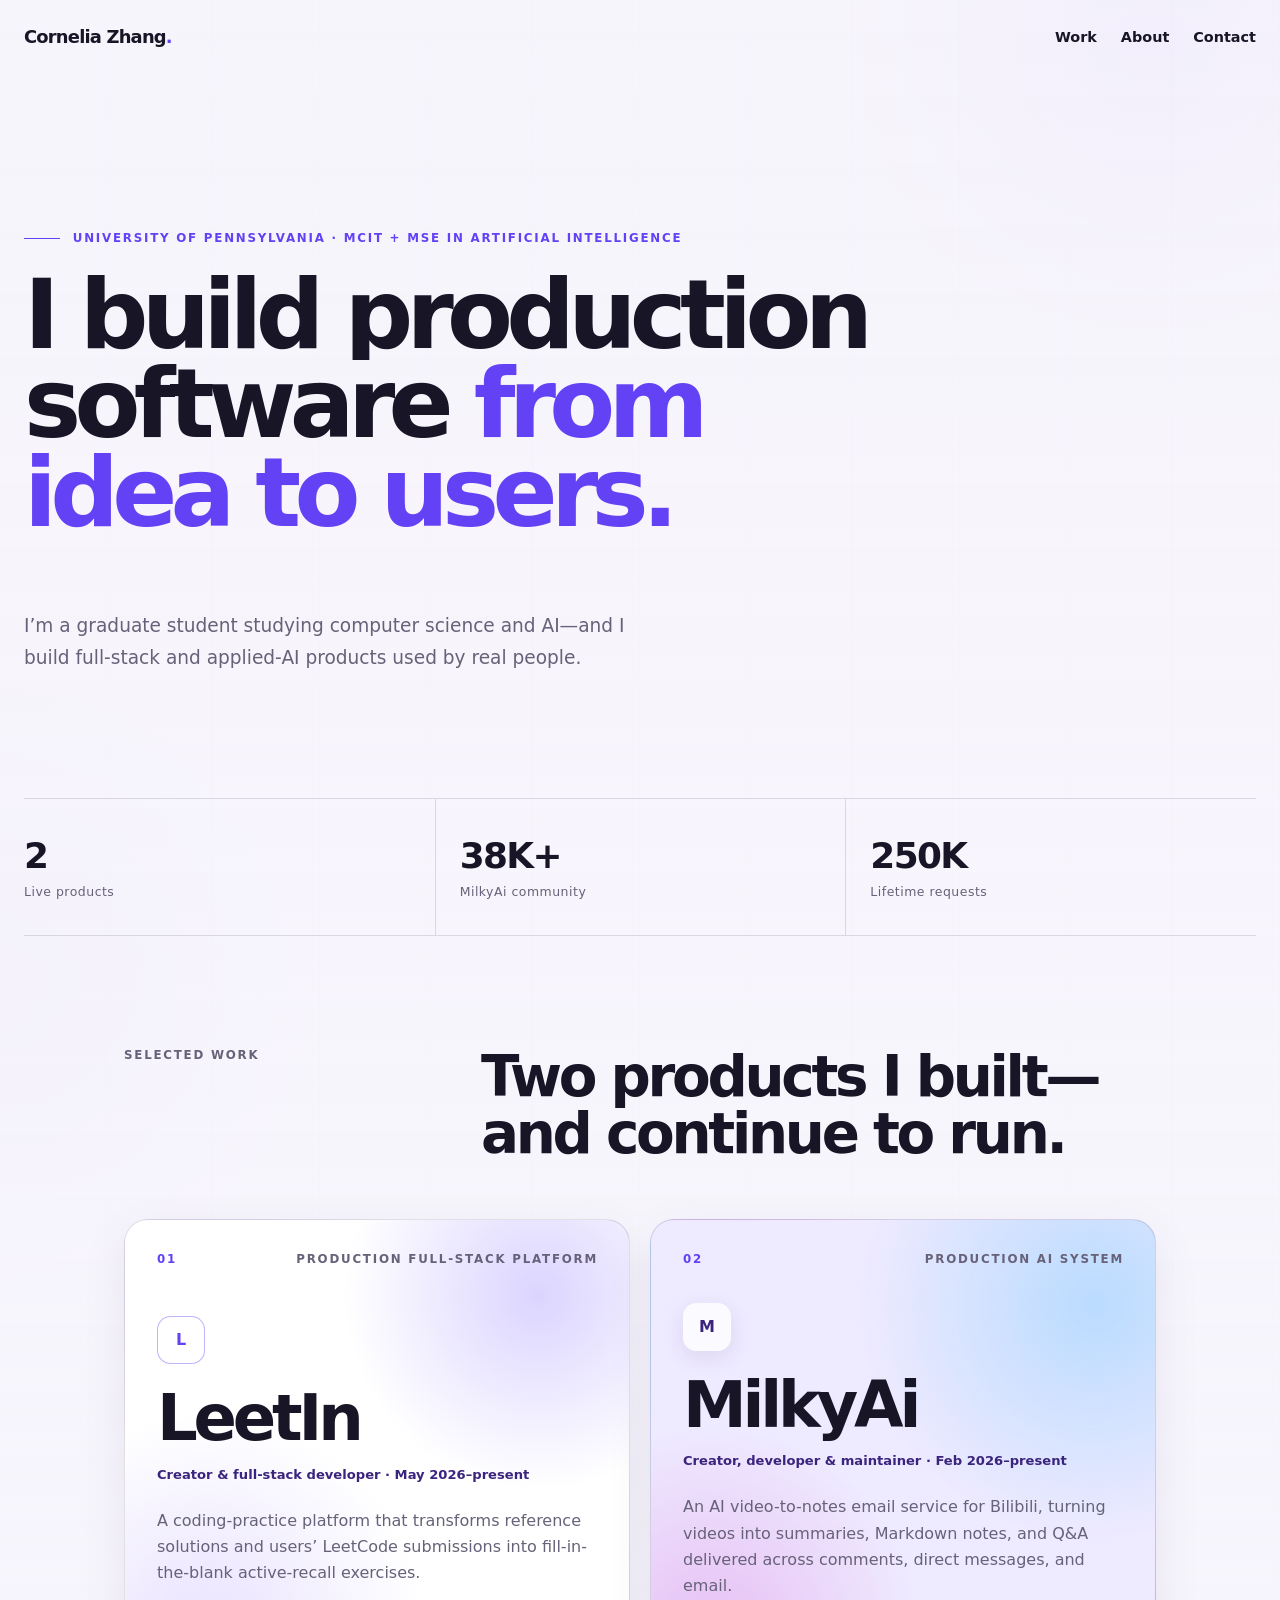
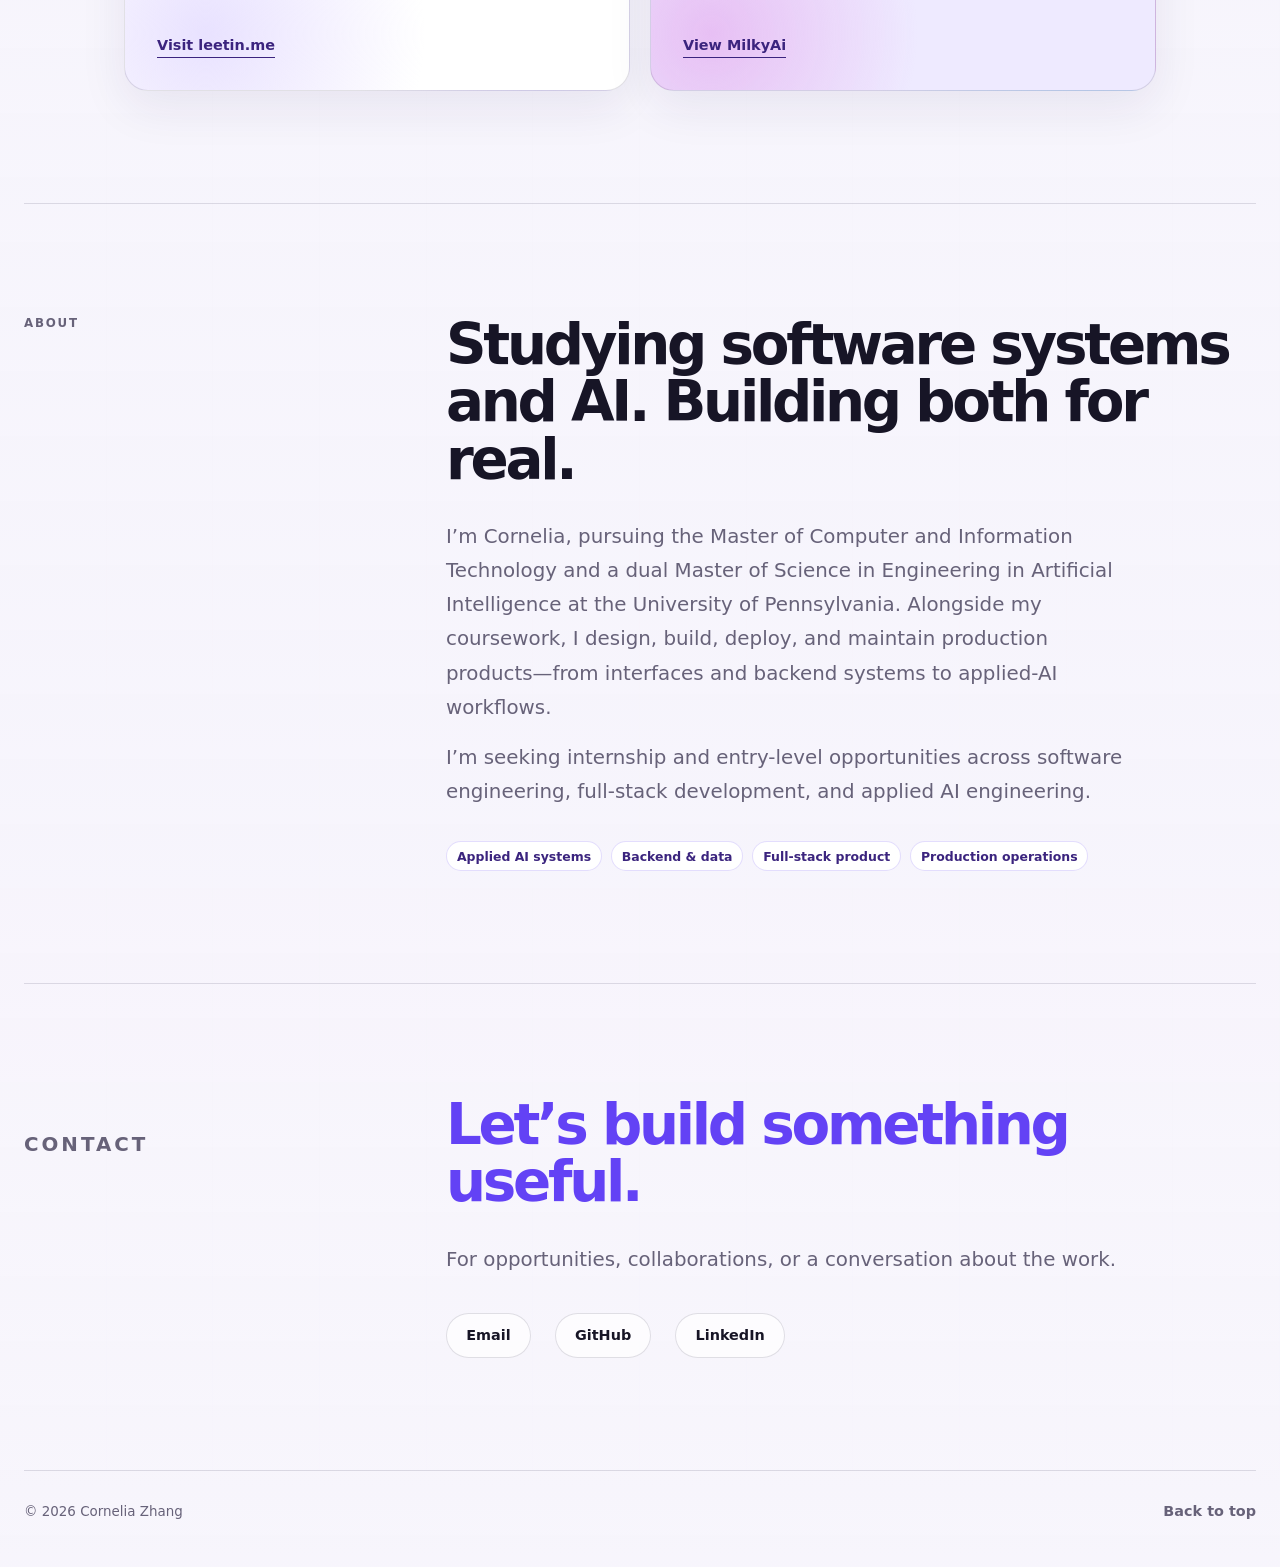
<file: index.html>
<!doctype html>
<html lang="en">
  <head>
    <meta charset="UTF-8" />
    <meta name="viewport" content="width=device-width, initial-scale=1" />
    <meta name="description" content="Cornelia Zhang is a University of Pennsylvania graduate student building production full-stack and applied-AI products." />
    <meta name="theme-color" content="#f7f5fc" />
    <link rel="icon" type="image/svg+xml" href="data:image/svg+xml,%3Csvg xmlns='http://www.w3.org/2000/svg' viewBox='0 0 64 64'%3E%3Crect width='64' height='64' rx='17' fill='%236342f5'/%3E%3Cpath d='M42 20c-2.6-3-6.1-4.5-10.3-4.5C22.5 15.5 16 22.2 16 32s6.5 16.5 15.7 16.5c4.2 0 7.7-1.5 10.3-4.5' fill='none' stroke='white' stroke-width='5' stroke-linecap='round'/%3E%3Ccircle cx='44' cy='32' r='3.5' fill='%23d7cfff'/%3E%3C/svg%3E" />
    <link rel="stylesheet" href="./styles.css" />
    <title>Cornelia Zhang — Software Engineering &amp; AI</title>
  </head>
  <body>
    <div class="ambient ambient-one" aria-hidden="true"></div>
    <div class="ambient ambient-two" aria-hidden="true"></div>

    <header class="site-header">
      <p class="wordmark">Cornelia Zhang<span aria-hidden="true">.</span></p>
      <nav aria-label="Primary navigation">
        <a href="#work">Work</a>
        <a href="#about">About</a>
        <a href="#contact">Contact</a>
      </nav>
    </header>

    <main id="top">
      <section class="hero" aria-labelledby="hero-title">
        <p class="kicker">University of Pennsylvania · MCIT + MSE in Artificial Intelligence</p>
        <h1 id="hero-title">
          <span class="hero-line"><span>I build production</span></span>
          <span class="hero-line"><span>software <span class="hero-accent">from</span></span></span>
          <span class="hero-line"><span class="hero-accent">idea to users.</span></span>
        </h1>
        <div class="hero-footer">
          <p>I’m a graduate student studying computer science and AI—and I build full-stack and applied-AI products used by real people.</p>
        </div>
      </section>

      <section class="impact" aria-label="Selected impact">
        <div><strong>2</strong><span>Live products</span></div>
        <div><strong>38K+</strong><span>MilkyAi community</span></div>
        <div><strong>250K</strong><span>Lifetime requests</span></div>
      </section>

      <section class="work" id="work" aria-labelledby="work-title">
        <div class="section-heading">
          <p class="section-label">Selected work</p>
          <h2 id="work-title">Two products I built—and continue to run.</h2>
        </div>

        <div class="project-list">
          <article class="project-card project-leetin" tabindex="0">
            <div class="project-intro">
              <div class="project-topline"><span class="project-number">01</span><span>Production full-stack platform</span></div>
              <div>
                <div class="product-mark leetin-mark" aria-hidden="true">L</div>
                <h3>LeetIn</h3>
                <p class="project-role">Creator &amp; full-stack developer · May 2026–present</p>
                <p class="project-summary">A coding-practice platform that transforms reference solutions and users’ LeetCode submissions into fill-in-the-blank active-recall exercises.</p>
              </div>
              <a class="project-action" href="https://leetin.me/" target="_blank" rel="noopener noreferrer">Visit leetin.me</a>
            </div>

            <div class="project-detail">
              <dl class="metrics">
                <div><dt>3</dt><dd>programming languages</dd></div>
                <div><dt>3</dt><dd>difficulty levels</dd></div>
                <div><dt>Full-stack</dt><dd>product ownership</dd></div>
                <div><dt>Production</dt><dd>automated deployment</dd></div>
              </dl>
              <ul class="highlights">
                <li>Built custom transformation algorithms for Python, Java, and C++, plus a context-aware LLM explanation workflow with quotas and cost controls.</li>
                <li>Designed PostgreSQL and Prisma persistence for identity, secure sessions, practice progress, AI usage, and concurrency-safe shared caching.</li>
                <li>Developed responsive React interfaces, bilingual i18n, automated tests, health checks, migrations, and Railway release workflows.</li>
              </ul>
              <ul class="stack" aria-label="LeetIn technology stack">
                <li>TypeScript</li><li>React</li><li>Next.js</li><li>Node.js</li><li>PostgreSQL</li><li>Prisma</li><li>Tailwind CSS</li>
              </ul>
            </div>
          </article>

          <article class="project-card project-milky" tabindex="0">
            <div class="project-intro">
              <div class="project-topline"><span class="project-number">02</span><span>Production AI system</span></div>
              <div>
                <div class="product-mark milky-mark" aria-hidden="true">M</div>
                <h3>MilkyAi</h3>
                <p class="project-role">Creator, developer &amp; maintainer · Feb 2026–present</p>
                <p class="project-summary">An AI video-to-notes email service for Bilibili, turning videos into summaries, Markdown notes, and Q&amp;A delivered across comments, direct messages, and email.</p>
              </div>
              <a class="project-action" href="./milky/">View MilkyAi</a>
            </div>

            <div class="project-detail">
              <dl class="metrics">
                <div><dt>38K+</dt><dd>followers &amp; users</dd></div>
                <div><dt>~300</dt><dd>daily active users</dd></div>
                <div><dt>250K</dt><dd>lifetime requests</dd></div>
                <div><dt>Break-even</dt><dd>operating status</dd></div>
              </dl>
              <ul class="highlights">
                <li>Designed resilient video pipelines across STT services, multiple LLM providers, PostgreSQL, and AWS SES, with provider failover, retries, and recovery.</li>
                <li>Built a multi-turn RAG support system with semantic retrieval, persistent context, tool orchestration, guardrails, and a 41-scenario evaluation harness.</li>
                <li>Engineered an asynchronous Python worker pool, artifact reuse, structured logging, and request tracing for concurrent, cost-aware production operation.</li>
              </ul>
              <ul class="stack" aria-label="MilkyAi technology stack">
                <li>Python</li><li>PostgreSQL</li><li>RAG</li><li>LLMs</li><li>AWS</li><li>Docker</li>
              </ul>
            </div>
          </article>
        </div>
      </section>

      <section class="about" id="about" aria-labelledby="about-title">
        <p class="section-label">About</p>
        <div class="about-content">
          <h2 id="about-title">Studying software systems and AI. Building both for real.</h2>
          <p>I’m Cornelia, pursuing the Master of Computer and Information Technology and a dual Master of Science in Engineering in Artificial Intelligence at the University of Pennsylvania. Alongside my coursework, I design, build, deploy, and maintain production products—from interfaces and backend systems to applied-AI workflows.</p>
          <p>I’m seeking internship and entry-level opportunities across software engineering, full-stack development, and applied AI engineering.</p>
          <ul class="capabilities" aria-label="Areas of focus">
            <li>Applied AI systems</li>
            <li>Backend &amp; data</li>
            <li>Full-stack product</li>
            <li>Production operations</li>
          </ul>
        </div>
      </section>

      <section class="contact" id="contact" aria-labelledby="contact-title">
        <p class="section-label">Contact</p>
        <div>
          <h2 id="contact-title">Let’s build something useful.</h2>
          <p>For opportunities, collaborations, or a conversation about the work.</p>
          <div class="contact-links">
            <a href="mailto:wyzhang@engineering.upenn.edu">Email</a>
            <a href="https://github.com/Kaitzz" target="_blank" rel="noopener noreferrer">GitHub</a>
            <a href="https://www.linkedin.com/" target="_blank" rel="noopener noreferrer">LinkedIn</a>
          </div>
        </div>
      </section>
    </main>

    <footer>
      <p>© 2026 Cornelia Zhang</p>
      <a href="#top">Back to top</a>
    </footer>
  </body>
</html>
</file>
<file: styles.css>
:root {
  color-scheme: light;
  --ink: #171526;
  --muted: #676279;
  --violet: #6342f5;
  --violet-dark: #3b247e;
  --paper: #f7f5fc;
  --white: #ffffff;
  --line: rgba(45, 37, 75, 0.14);
  font-family: Inter, ui-sans-serif, system-ui, -apple-system, BlinkMacSystemFont, "Segoe UI", sans-serif;
  background: var(--paper);
  color: var(--ink);
  font-synthesis: none;
}

* { box-sizing: border-box; }
html { scroll-behavior: smooth; }

body {
  min-width: 320px;
  margin: 0;
  overflow-x: hidden;
  background:
    linear-gradient(rgba(247, 245, 252, 0.79), rgba(247, 245, 252, 0.98)),
    repeating-linear-gradient(90deg, transparent 0, transparent calc(8.333vw - 1px), rgba(45, 37, 75, 0.05) calc(8.333vw - 1px), rgba(45, 37, 75, 0.05) 8.333vw);
  color: var(--ink);
}

a { color: inherit; text-decoration: none; }
.ambient { position: absolute; z-index: -1; border-radius: 50%; pointer-events: none; }
.ambient-one { top: -18rem; right: -13rem; width: 42rem; height: 42rem; background: radial-gradient(circle, rgba(164, 139, 255, 0.28), transparent 67%); }
.ambient-two { top: 42rem; left: -20rem; width: 40rem; height: 40rem; background: radial-gradient(circle, rgba(99, 66, 245, 0.13), transparent 68%); }

.site-header, main, footer { width: min(100% - 3rem, 78rem); margin-inline: auto; }
.site-header { display: flex; align-items: center; justify-content: space-between; padding-top: 1.75rem; }

.wordmark {
  margin: 0;
  color: var(--ink);
  font-size: clamp(1rem, 1.4vw, 1.15rem);
  font-weight: 690;
  letter-spacing: -0.045em;
  line-height: 1;
}

.wordmark span { color: var(--violet); }
nav, .contact-links { display: flex; align-items: center; gap: 1.5rem; }
nav a, footer a { position: relative; font-size: 0.9rem; font-weight: 650; }

nav a::after, footer a::after {
  position: absolute;
  right: 0;
  bottom: -0.3rem;
  left: 0;
  height: 1px;
  background: currentColor;
  content: "";
  transform: scaleX(0);
  transform-origin: right;
  transition: transform 180ms ease;
}

nav a:hover::after, footer a:hover::after { transform: scaleX(1); transform-origin: left; }

.hero {
  display: flex;
  min-height: min(47rem, calc(100vh - 4.5rem));
  flex-direction: column;
  justify-content: center;
  padding: clamp(5.5rem, 11vw, 9.5rem) 0 5rem;
}

.kicker, .section-label, .project-topline {
  margin: 0;
  font-size: 0.74rem;
  font-weight: 720;
  letter-spacing: 0.15em;
  text-transform: uppercase;
}

.kicker { display: flex; align-items: center; gap: 0.8rem; color: var(--violet); }
.kicker::before { width: 2.25rem; height: 1px; background: currentColor; content: ""; }

.hero .kicker {
  opacity: 0;
  transform: translateX(-0.75rem);
  animation: hero-kicker-in 560ms cubic-bezier(0.16, 1, 0.3, 1) 80ms forwards;
}

h1 {
  max-width: 13ch;
  margin: 1.6rem 0 0;
  font-size: clamp(3.4rem, 7.5vw, 7rem);
  font-weight: 640;
  letter-spacing: -0.07em;
  line-height: 0.93;
}

.hero-line { display: block; overflow: hidden; }
.hero-line > span {
  display: block;
  opacity: 0;
  transform: translateY(112%);
  animation: hero-line-in 760ms cubic-bezier(0.16, 1, 0.3, 1) forwards;
}
.hero-line:nth-child(1) > span { animation-delay: 170ms; }
.hero-line:nth-child(2) > span { animation-delay: 270ms; }
.hero-line:nth-child(3) > span { animation-delay: 370ms; }
.hero-accent { color: var(--violet); }

.hero-footer {
  max-width: 38rem;
  margin-top: clamp(2.5rem, 6vw, 4.5rem);
}

.hero-footer p { max-width: 38rem; margin: 0; color: var(--muted); font-size: clamp(1rem, 1.5vw, 1.16rem); line-height: 1.7; }
.hero-footer p {
  opacity: 0;
  transform: translateY(0.75rem);
  animation: hero-copy-in 620ms cubic-bezier(0.16, 1, 0.3, 1) 620ms forwards;
}

@keyframes hero-kicker-in {
  to { opacity: 1; transform: translateX(0); }
}

@keyframes hero-line-in {
  to { opacity: 1; transform: translateY(0); }
}

@keyframes hero-copy-in {
  to { opacity: 1; transform: translateY(0); }
}

.impact {
  display: grid;
  grid-template-columns: repeat(3, 1fr);
  border-top: 1px solid var(--line);
  border-bottom: 1px solid var(--line);
}

.impact div { display: flex; min-height: 8.5rem; flex-direction: column; justify-content: center; padding: 1.5rem 1.5rem 1.5rem 0; }
.impact div + div { padding-left: 1.5rem; border-left: 1px solid var(--line); }
.impact strong { font-size: clamp(1.55rem, 2.8vw, 2.35rem); font-weight: 640; letter-spacing: -0.045em; }
.impact span { margin-top: 0.45rem; color: var(--muted); font-size: 0.78rem; letter-spacing: 0.04em; }

.work { max-width: 64.5rem; margin-inline: auto; padding: 7rem 0; }
.section-heading { display: grid; grid-template-columns: 0.65fr 1.35fr; align-items: start; gap: 2rem; margin-bottom: 3.5rem; }
.section-label { color: var(--muted); }

.section-heading h2, .about h2, .contact h2 {
  margin: 0;
  font-size: clamp(2.1rem, 4.4vw, 4.1rem);
  font-weight: 610;
  letter-spacing: -0.058em;
  line-height: 1.02;
}

.project-list { position: relative; height: 29.5rem; isolation: isolate; container-type: inline-size; }
.project-card {
  position: absolute;
  top: 0;
  bottom: 0;
  width: calc(50% - 0.625rem);
  overflow: hidden;
  border: 1px solid var(--line);
  border-radius: 1.5rem;
  box-shadow: 0 1rem 3rem rgba(41, 29, 84, 0.08);
  transition: width 360ms cubic-bezier(0.2, 0.72, 0.2, 1), box-shadow 300ms ease;
}
.project-leetin {
  left: 0;
  background:
    radial-gradient(circle at 82% 16%, rgba(151, 129, 255, 0.34), transparent 34%),
    radial-gradient(circle at 16% 88%, rgba(225, 216, 255, 0.75), transparent 37%),
    #ffffff;
}
.project-milky {
  right: 0;
  background:
    radial-gradient(circle at 12% 88%, rgba(226, 157, 235, 0.55), transparent 34%),
    radial-gradient(circle at 88% 18%, rgba(143, 207, 255, 0.55), transparent 40%),
    #eeeaff;
}
.project-card:hover,
.project-card:focus,
.project-card:focus-within {
  z-index: 3;
  width: 88%;
  box-shadow: 0 1.75rem 5rem rgba(41, 29, 84, 0.2);
  outline: none;
}
.project-intro, .project-detail { padding: clamp(1.4rem, 2.5vw, 2.25rem); }
.project-intro {
  position: relative;
  z-index: 1;
  display: flex;
  width: calc(50cqw - 0.625rem);
  height: 100%;
  flex-direction: column;
  border-right: 1px solid transparent;
  transition: border-color 220ms ease;
}
.project-card:hover .project-intro,
.project-card:focus .project-intro,
.project-card:focus-within .project-intro {
  border-color: var(--line);
}
.project-topline { display: flex; justify-content: space-between; gap: 1rem; color: var(--muted); }
.project-number { color: var(--violet); }
.project-intro > div:nth-child(2) { margin: auto 0; }

.product-mark { display: grid; width: 3rem; height: 3rem; place-items: center; margin-bottom: 1.5rem; border-radius: 0.85rem; font-weight: 800; }
.milky-mark { background: rgba(255, 255, 255, 0.76); color: var(--violet-dark); box-shadow: 0 0.4rem 1.3rem rgba(68, 51, 120, 0.1); }
.leetin-mark { border: 1px solid rgba(99, 66, 245, 0.4); background: rgba(255, 255, 255, 0.8); color: var(--violet); }

.project-intro h3 { margin: 0; font-size: clamp(3.2rem, 5vw, 4.4rem); font-weight: 640; letter-spacing: -0.065em; line-height: 0.95; }
.project-role { margin: 1rem 0 0; color: var(--violet-dark); font-size: 0.82rem; font-weight: 690; line-height: 1.5; }
.project-summary { max-width: 31rem; margin: 1.45rem 0 0; color: var(--muted); font-size: 1rem; line-height: 1.65; }
.project-action { align-self: flex-start; border-bottom: 1px solid currentColor; color: var(--violet-dark); font-size: 0.9rem; font-weight: 720; padding-bottom: 0.28rem; }

.project-detail {
  position: absolute;
  top: 0;
  right: 0;
  bottom: 0;
  left: calc(50cqw - 0.625rem);
  display: flex;
  flex-direction: column;
  justify-content: center;
  opacity: 0;
  visibility: hidden;
  transform: translateX(1rem);
  transition: opacity 180ms ease 80ms, transform 280ms ease 80ms, visibility 0s linear 360ms;
}
.project-card:hover .project-detail,
.project-card:focus .project-detail,
.project-card:focus-within .project-detail {
  opacity: 1;
  visibility: visible;
  transform: translateX(0);
  transition-delay: 120ms;
}
.metrics { display: grid; grid-template-columns: repeat(2, 1fr); margin: 0 0 1.5rem; border-top: 1px solid var(--line); border-left: 1px solid var(--line); }
.metrics div { padding: 0.75rem 0.9rem; border-right: 1px solid var(--line); border-bottom: 1px solid var(--line); }
.metrics dt { font-size: clamp(1.05rem, 1.5vw, 1.45rem); font-weight: 680; letter-spacing: -0.04em; }
.metrics dd { margin: 0.35rem 0 0; color: var(--muted); font-size: 0.75rem; line-height: 1.35; }

.highlights { display: grid; gap: 0.7rem; margin: 0; padding: 0; list-style: none; }
.highlights li { position: relative; padding-left: 1rem; color: #454054; font-size: 0.78rem; line-height: 1.45; }
.highlights li::before { position: absolute; top: 0.68rem; left: 0; width: 0.42rem; height: 0.42rem; border-radius: 50%; background: var(--violet); content: ""; }
.stack { display: flex; flex-wrap: wrap; gap: 0.4rem; margin: 1.4rem 0 0; padding: 0; list-style: none; }
.stack li, .capabilities li { border: 1px solid rgba(99, 66, 245, 0.18); border-radius: 999px; background: rgba(255, 255, 255, 0.54); color: var(--violet-dark); font-size: 0.68rem; font-weight: 650; padding: 0.4rem 0.62rem; }

.about, .contact { display: grid; grid-template-columns: 0.65fr 1.35fr; gap: 2rem; padding: 7rem 0; border-top: 1px solid var(--line); }
.about-content, .contact > div { max-width: 49rem; }
.about-content p, .contact p { max-width: 43rem; margin: 2rem 0 0; color: var(--muted); font-size: clamp(1.02rem, 1.7vw, 1.24rem); line-height: 1.72; }
.about-content p + p { margin-top: 1rem; }
.capabilities { display: flex; flex-wrap: wrap; gap: 0.55rem; margin: 2rem 0 0; padding: 0; list-style: none; }
.capabilities li { background: var(--white); font-size: 0.78rem; }

.contact { align-items: start; }
.contact h2 { color: var(--violet); }
.contact-links { flex-wrap: wrap; margin-top: 2.25rem; }
.contact-links a { border: 1px solid var(--line); border-radius: 999px; background: rgba(255, 255, 255, 0.7); font-size: 0.9rem; font-weight: 700; padding: 0.85rem 1.2rem; transition: border-color 180ms ease, color 180ms ease, transform 180ms ease; }
.contact-links a:hover { transform: translateY(-2px); border-color: var(--violet); color: var(--violet); }

footer { display: flex; align-items: center; justify-content: space-between; padding: 2rem 0 3rem; border-top: 1px solid var(--line); color: var(--muted); font-size: 0.84rem; }
footer p { margin: 0; }
a:focus-visible { border-radius: 0.25rem; outline: 3px solid rgba(99, 66, 245, 0.4); outline-offset: 4px; }

@media (min-width: 52.001rem) and (max-width: 70rem) {
  .project-card:hover,
  .project-card:focus,
  .project-card:focus-within { width: 100%; }
}

@media (max-width: 52rem) {
  .project-list {
    display: flex;
    height: auto;
    gap: 1rem;
    overflow-x: auto;
    padding-bottom: 1rem;
    scroll-snap-type: x mandatory;
    scrollbar-width: none;
  }
  .project-list::-webkit-scrollbar { display: none; }
  .project-card,
  .project-card:hover,
  .project-card:focus,
  .project-card:focus-within {
    position: relative;
    top: auto;
    right: auto;
    bottom: auto;
    left: auto;
    width: auto;
    min-width: min(82vw, 27.5rem);
    height: 29.5rem;
    flex: 0 0 min(82vw, 27.5rem);
    scroll-snap-align: start;
  }
  .project-intro,
  .project-card:hover .project-intro,
  .project-card:focus .project-intro,
  .project-card:focus-within .project-intro {
    width: 100%;
    border-right: 0;
  }
  .project-detail { display: none; }
}

@media (max-width: 48rem) {
  .site-header, main, footer { width: min(100% - 2rem, 78rem); }
  nav { gap: 1rem; }
  .hero { min-height: auto; padding: 7rem 0 6rem; }
  .section-heading, .about, .contact { grid-template-columns: 1fr; }
  .work { padding: 6rem 0; }
  .about, .contact { gap: 1.5rem; padding: 5rem 0; }
}

@media (max-width: 30rem) {
  nav a:nth-child(2) { display: none; }
  h1 { font-size: clamp(3.15rem, 15vw, 4.6rem); }
  .impact div { min-height: 7rem; padding: 1rem; }
  .impact div + div { padding-left: 1rem; }
  .project-intro, .project-detail { padding: 1.45rem; }
  .project-topline { font-size: 0.67rem; }
  .metrics div { padding: 0.9rem; }
  footer { align-items: flex-start; flex-direction: column; gap: 1rem; }
}

@media (prefers-reduced-motion: reduce) {
  html { scroll-behavior: auto; }
  *, *::before, *::after { transition-duration: 0.01ms !important; }
  .hero .kicker, .hero-line > span, .hero-footer p {
    opacity: 1;
    transform: none;
    animation: none;
  }
}
</file>
